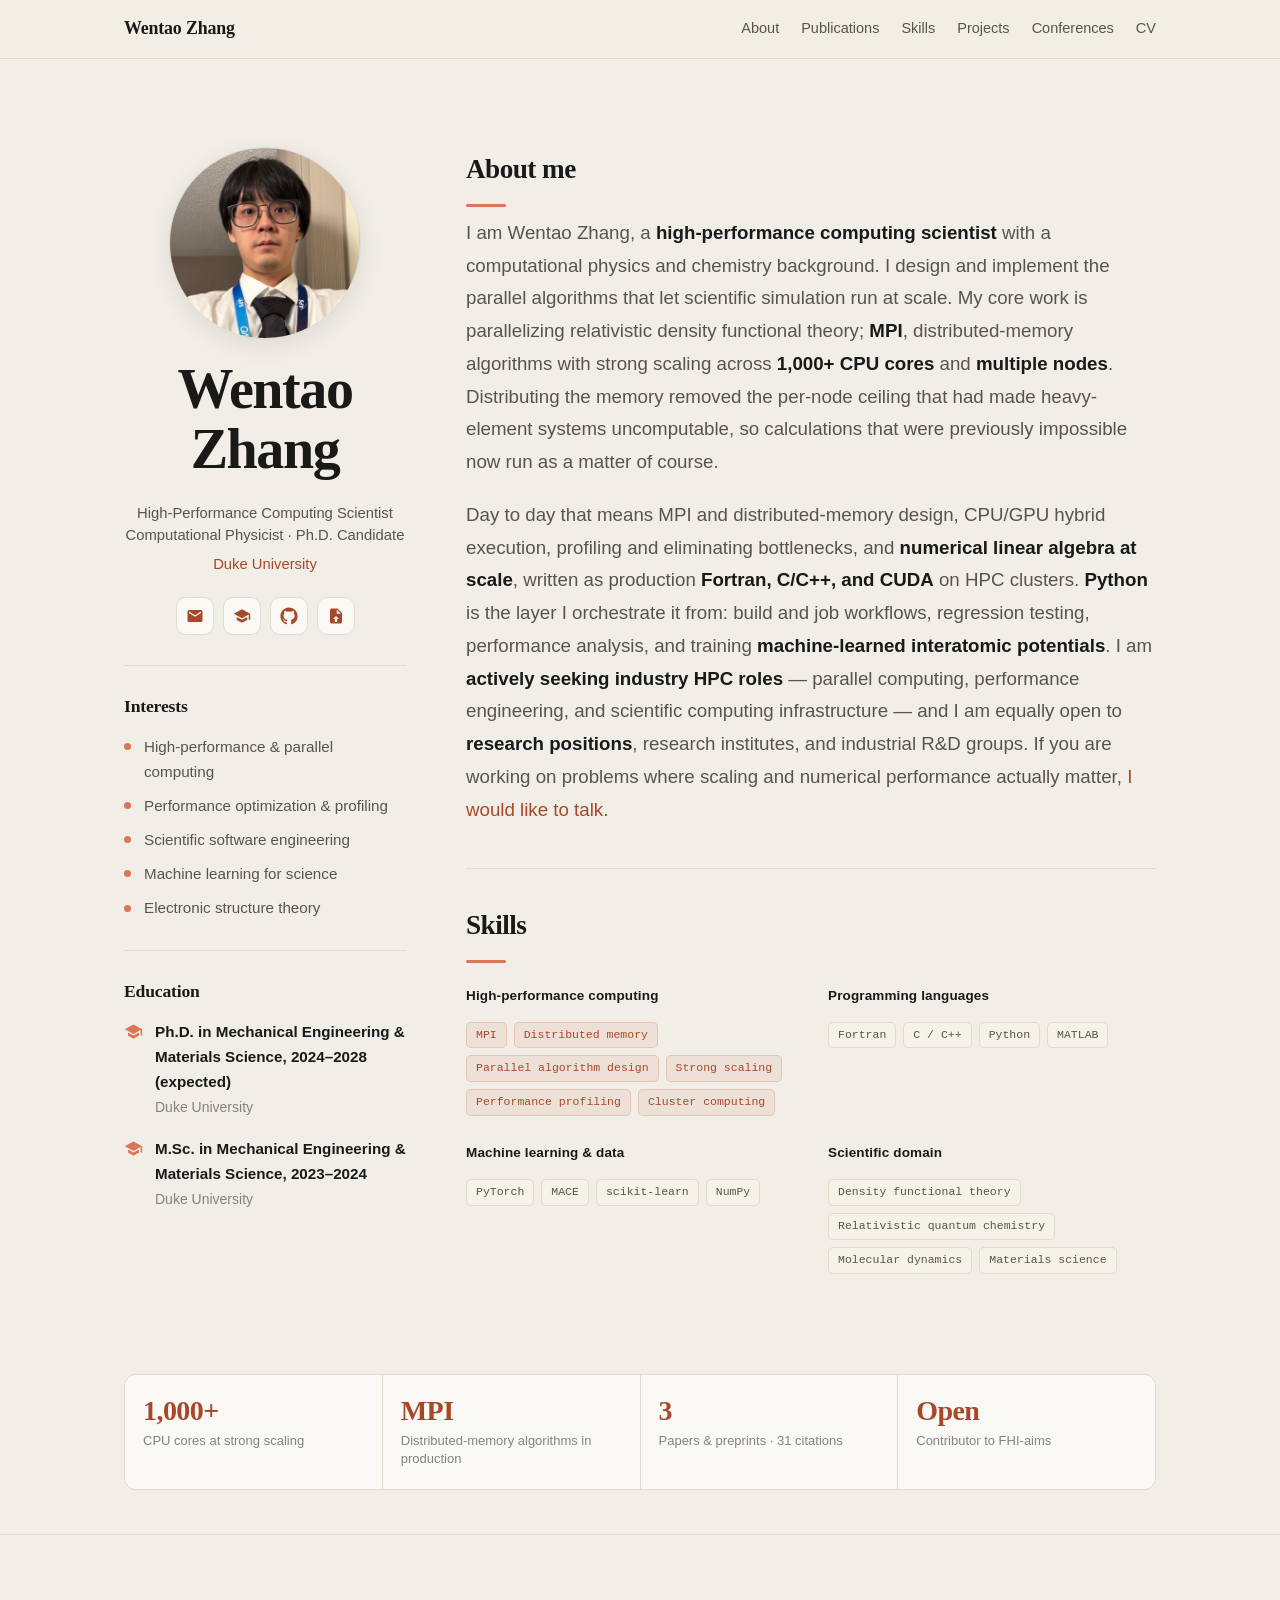
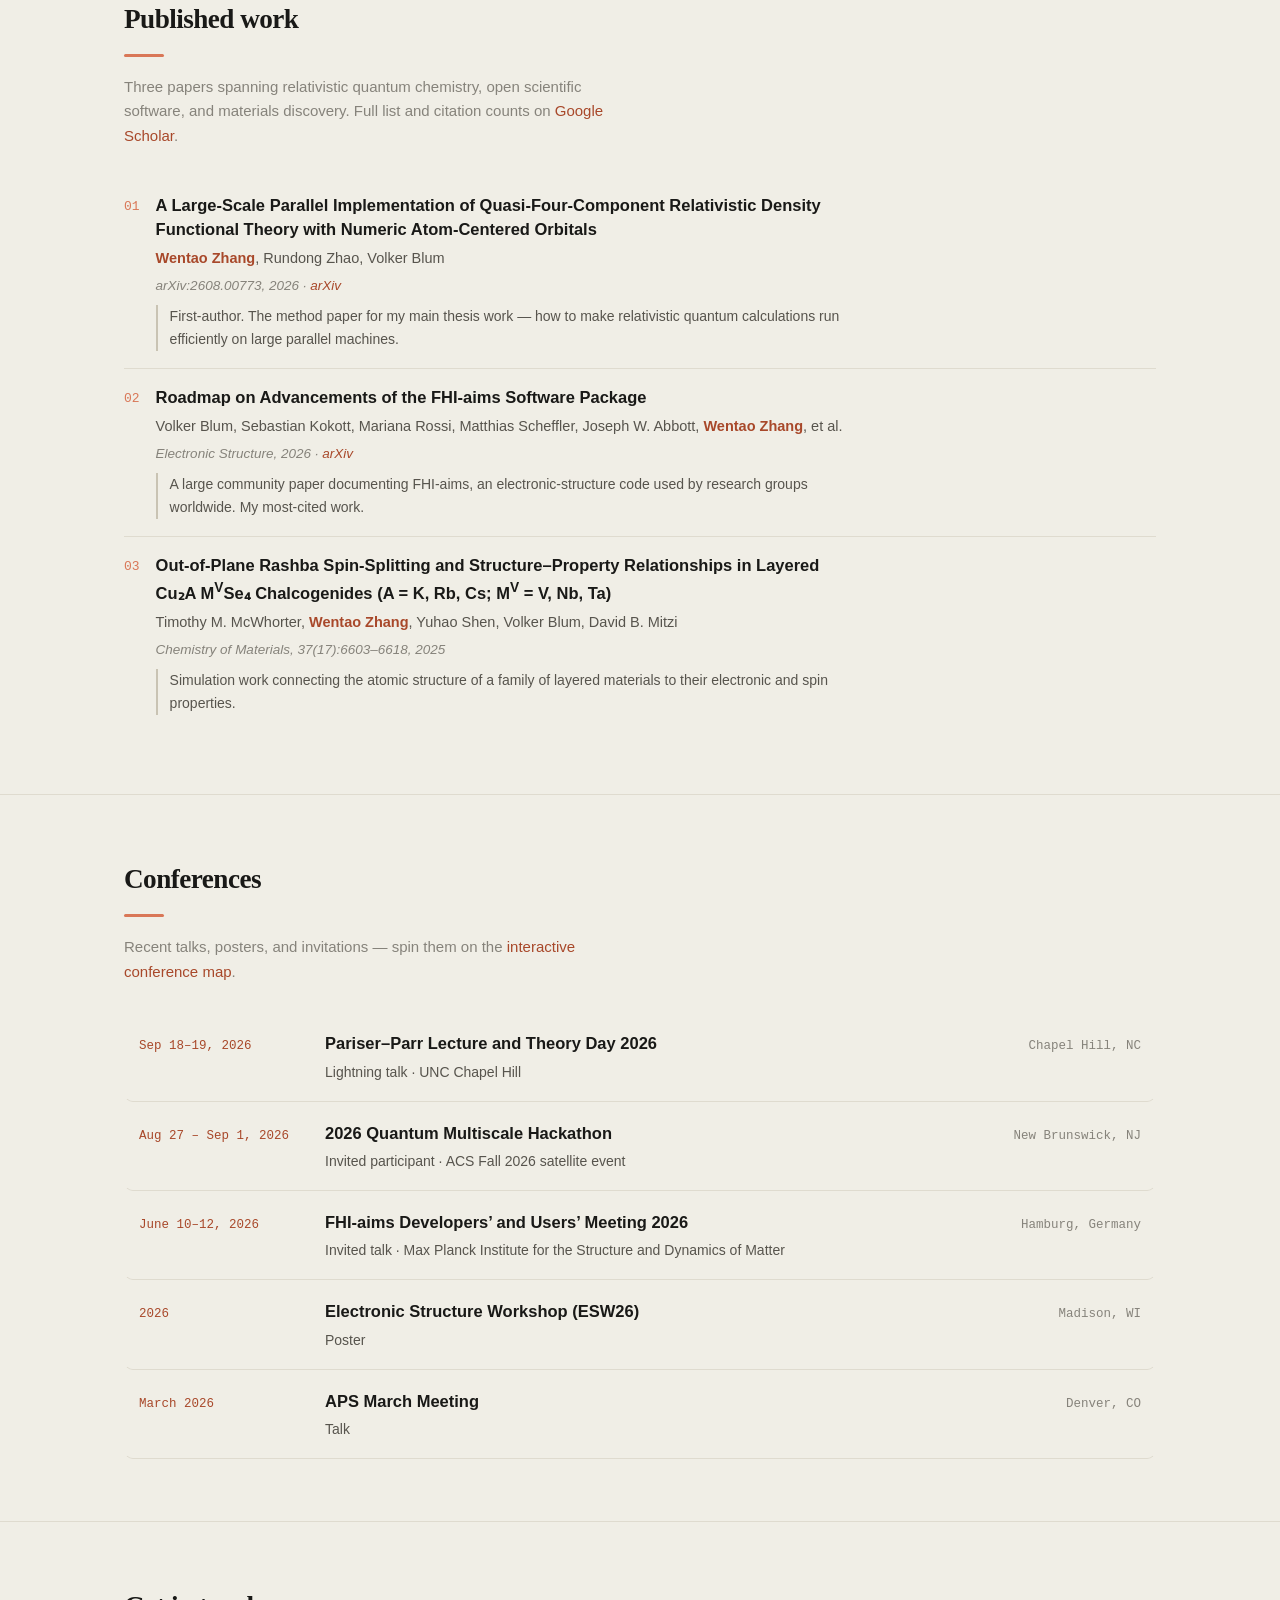
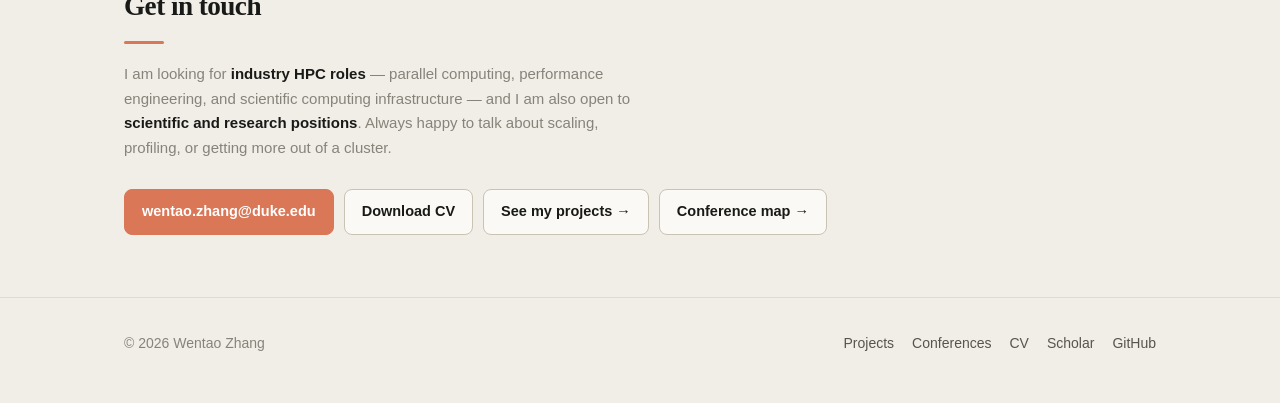
<file: index.html>
<!DOCTYPE html>
<html lang="en">
<head>
<meta charset="utf-8">
<meta name="viewport" content="width=device-width, initial-scale=1">
<title>Wentao Zhang — High-Performance Computing Engineer</title>
<meta name="description" content="Wentao Zhang — HPC engineer and computational physicist at Duke University. MPI parallel algorithms scaling to 1,000+ cores, distributed-memory design, performance optimization, and open-source scientific software. Open to industry HPC and scientific research roles.">

<meta property="og:title" content="Wentao Zhang — High-Performance Computing Engineer">
<meta property="og:description" content="MPI parallel algorithms at 1,000+ core scale, distributed-memory design, and performance optimization in open-source scientific software.">
<meta property="og:type" content="website">
<meta property="og:url" content="https://code1peter.github.io/wentaozhang.github.io/">
<meta property="og:image" content="https://code1peter.github.io/wentaozhang.github.io/assets/profile.jpg">
<meta name="twitter:card" content="summary">

<!-- Canonical URL. If you rename the repo, update this here and in
     projects.html, conferences.html, sitemap.xml and robots.txt. -->
<link rel="canonical" href="https://code1peter.github.io/wentaozhang.github.io/">

<!-- Structured data: tells Google that this page, the Google Scholar
     profile, and the GitHub account are all the same person. This is what
     links your site to your Scholar identity in search results. -->
<script type="application/ld+json">
{
  "@context": "https://schema.org",
  "@type": "Person",
  "name": "Wentao Zhang",
  "givenName": "Wentao",
  "familyName": "Zhang",
  "url": "https://code1peter.github.io/wentaozhang.github.io/",
  "image": "https://code1peter.github.io/wentaozhang.github.io/assets/profile.jpg",
  "email": "mailto:wentao.zhang@duke.edu",
  "jobTitle": "High-Performance Computing Scientist",
  "description": "Computational physicist and HPC engineer working on relativistic density functional theory, MPI parallel algorithms, and machine-learned interatomic potentials.",
  "affiliation": {
    "@type": "CollegeOrUniversity",
    "name": "Duke University",
    "url": "https://duke.edu"
  },
  "alumniOf": {
    "@type": "CollegeOrUniversity",
    "name": "Duke University",
    "url": "https://duke.edu"
  },
  "knowsAbout": [
    "High-performance computing",
    "Parallel computing",
    "MPI",
    "Density functional theory",
    "Relativistic quantum chemistry",
    "Machine-learned interatomic potentials",
    "Scientific software engineering"
  ],
  "sameAs": [
    "https://scholar.google.com/citations?user=hNyun7AAAAAJ&hl=en",
    "https://github.com/code1peter"
  ]
}
</script>

<link rel="stylesheet" href="css/style.css">
<link rel="icon" href="data:image/svg+xml,<svg xmlns='http://www.w3.org/2000/svg' viewBox='0 0 100 100'><text y='.9em' font-size='90'>⚛️</text></svg>">
</head>
<body>

<nav class="nav">
  <div class="nav-inner">
    <a href="index.html" class="nav-brand">Wentao Zhang</a>
    <a href="#about" class="nav-link">About</a>
    <a href="#publications" class="nav-link">Publications</a>
    <a href="#skills" class="nav-link">Skills</a>
    <a href="projects.html" class="nav-link">Projects</a>
    <a href="conferences.html" class="nav-link">Conferences</a>
    <a href="assets/Wentao_Zhang_CV.pdf" class="nav-link">CV</a>
  </div>
</nav>

<main>

  <!-- ============ PROFILE + ABOUT ============ -->
  <header class="hero" id="about" style="padding-bottom:56px;">
    <div class="wrap">
      <div class="profile">

        <!-- ---------- left: photo + identity ---------- -->
        <aside class="profile-side">
          <!-- Drop your photo in as assets/profile.jpg — a square image works
               best, ~600×600 or larger. It swaps in automatically; until then
               the monogram below is shown. -->
          <div class="avatar-wrap" id="avatar">
            <div class="avatar-fallback">WZ</div>
          </div>

          <h1 class="profile-name">Wentao Zhang</h1>
          <p class="profile-role">
            High-Performance Computing Scientist<br>
            Computational Physicist · Ph.D. Candidate
          </p>
          <p class="profile-org"><a href="https://duke.edu">Duke University</a></p>

          <div class="social">
            <a href="mailto:wentao.zhang@duke.edu" title="Email" aria-label="Email">
              <svg viewBox="0 0 24 24" aria-hidden="true"><path d="M20 4H4a2 2 0 0 0-2 2v12a2 2 0 0 0 2 2h16a2 2 0 0 0 2-2V6a2 2 0 0 0-2-2zm0 4-8 5-8-5V6l8 5 8-5v2z"/></svg>
            </a>
            <a href="https://scholar.google.com/citations?user=hNyun7AAAAAJ&amp;hl=en" title="Google Scholar" aria-label="Google Scholar">
              <svg viewBox="0 0 24 24" aria-hidden="true"><path d="M12 3 1 9l11 6 9-4.91V17h2V9L12 3zM5 13.18v4L12 21l7-3.82v-4L12 17l-7-3.82z"/></svg>
            </a>
            <!-- TODO: replace with your real GitHub URL -->
            <a href="https://github.com/code1peter" title="GitHub" aria-label="GitHub">
              <svg viewBox="0 0 24 24" aria-hidden="true"><path d="M12 .5C5.73.5.5 5.73.5 12a11.5 11.5 0 0 0 7.86 10.92c.58.1.79-.25.79-.56v-2c-3.2.7-3.88-1.54-3.88-1.54-.53-1.34-1.29-1.7-1.29-1.7-1.05-.72.08-.7.08-.7 1.16.08 1.77 1.19 1.77 1.19 1.03 1.77 2.7 1.26 3.36.96.1-.75.4-1.26.73-1.55-2.55-.29-5.23-1.28-5.23-5.69 0-1.26.45-2.29 1.19-3.1-.12-.29-.52-1.46.11-3.05 0 0 .97-.31 3.18 1.18a11 11 0 0 1 5.79 0c2.2-1.49 3.17-1.18 3.17-1.18.63 1.59.23 2.76.11 3.05.74.81 1.19 1.84 1.19 3.1 0 4.42-2.69 5.4-5.25 5.68.41.36.78 1.06.78 2.14v3.17c0 .31.21.67.8.56A11.5 11.5 0 0 0 23.5 12C23.5 5.73 18.27.5 12 .5z"/></svg>
            </a>
            <!-- LinkedIn: paste your real profile URL into the href below, then
                 delete the two comment markers around this block to switch it on.
                 It looks like https://www.linkedin.com/in/your-slug
            <a href="PASTE-YOUR-LINKEDIN-URL" title="LinkedIn" aria-label="LinkedIn">
              <svg viewBox="0 0 24 24" aria-hidden="true"><path d="M4.98 3.5a2.5 2.5 0 1 1 0 5 2.5 2.5 0 0 1 0-5zM3 9h4v12H3V9zm7 0h3.8v1.64h.05a4.17 4.17 0 0 1 3.75-2.06c4.01 0 4.75 2.64 4.75 6.07V21h-4v-5.5c0-1.31-.02-3-1.83-3-1.83 0-2.11 1.43-2.11 2.9V21h-4V9z"/></svg>
            </a>
            -->
            <a href="assets/Wentao_Zhang_CV.pdf" title="Download CV" aria-label="Download CV">
              <svg viewBox="0 0 24 24" aria-hidden="true"><path d="M14 2H6a2 2 0 0 0-2 2v16a2 2 0 0 0 2 2h12a2 2 0 0 0 2-2V8l-6-6zm-1 7V3.5L18.5 9H13zM12 12l4 4h-2.5v4h-3v-4H8l4-4z"/></svg>
            </a>
          </div>

          <div class="side-block">
            <h3>Interests</h3>
            <ul class="interest-list">
              <li>High-performance &amp; parallel computing</li>
              <li>Performance optimization &amp; profiling</li>
              <li>Scientific software engineering</li>
              <li>Machine learning for science</li>
              <li>Electronic structure theory</li>
            </ul>
          </div>

          <div class="side-block">
            <h3>Education</h3>

            <div class="edu-item">
              <svg viewBox="0 0 24 24" aria-hidden="true"><path d="M12 3 1 9l11 6 9-4.91V17h2V9L12 3zM5 13.18v4L12 21l7-3.82v-4L12 17l-7-3.82z"/></svg>
              <div>
                <p class="edu-item-degree">
                  Ph.D. in Mechanical Engineering &amp; Materials Science, 2024–2028 (expected)
                </p>
                <p class="edu-item-school">Duke University</p>
              </div>
            </div>

            <div class="edu-item">
              <svg viewBox="0 0 24 24" aria-hidden="true"><path d="M12 3 1 9l11 6 9-4.91V17h2V9L12 3zM5 13.18v4L12 21l7-3.82v-4L12 17l-7-3.82z"/></svg>
              <div>
                <p class="edu-item-degree">
                  M.Sc. in Mechanical Engineering &amp; Materials Science, 2023–2024
                </p>
                <p class="edu-item-school">Duke University</p>
              </div>
            </div>
          </div>
        </aside>

        <!-- ---------- right: about me ---------- -->
        <div class="profile-main">
          <h2 class="sec">About me</h2>

	  <p class="about-lead">
	    I am Wentao Zhang, a <strong>high-performance computing scientist</strong> with a
	    computational physics and chemistry background. I design and implement the parallel
	    algorithms that let scientific simulation run at scale. My core work is parallelizing relativistic density functional theory; <strong>MPI</strong>, distributed-memory algorithms with strong scaling across
	    <strong>1,000+ CPU cores</strong> and <strong>multiple nodes</strong>.
	    Distributing the memory removed the per-node ceiling that had made heavy-element systems uncomputable, so
	    calculations that were previously impossible now run as a matter of course.
	  </p>

	  <p class="about-lead">
	    Day to day that means MPI and distributed-memory design, CPU/GPU
	    hybrid execution, profiling and eliminating bottlenecks, and
	    <strong>numerical linear algebra at scale</strong>, written as production
	    <strong>Fortran, C/C++, and CUDA</strong> on HPC clusters. <strong>Python</strong>
	    is the layer I orchestrate it from: build and job workflows, regression testing,
	    performance analysis, and training
	    <strong>machine-learned interatomic potentials</strong>. I am
	    <strong>actively seeking industry HPC roles</strong> — parallel computing,
	    performance engineering, and scientific computing infrastructure — and I am equally
	    open to <strong>research positions</strong>, research institutes,
	    and industrial R&amp;D groups. If you are working on problems where scaling and
	    numerical performance actually matter,
	    <a href="mailto:wentao.zhang@duke.edu">I would like to talk</a>.
	  </p> 

          <!-- ---------- skills, right column under About ---------- -->
          <div class="skills-block" id="skills">
            <h2 class="sec">Skills</h2>

            <div class="skills-grid">
              <div>
                <h3>High-performance computing</h3>
                <div class="tags">
                  <span class="tag">MPI</span>
                  <span class="tag">Distributed memory</span>
                  <span class="tag">Parallel algorithm design</span>
                  <span class="tag">Strong scaling</span>
                  <span class="tag">Performance profiling</span>
                  <span class="tag">Cluster computing</span>
                </div>
              </div>

              <div>
                <h3>Programming languages</h3>
                <div class="tags">
                  <span class="tag-plain tag">Fortran</span>
                  <span class="tag-plain tag">C / C++</span>
                  <span class="tag-plain tag">Python</span>
                  <span class="tag-plain tag">MATLAB</span>
                </div>
              </div>

              <div>
                <h3>Machine learning &amp; data</h3>
                <div class="tags">
                  <span class="tag-plain tag">PyTorch</span>
                  <span class="tag-plain tag">MACE</span>
                  <span class="tag-plain tag">scikit-learn</span>
                  <span class="tag-plain tag">NumPy</span>
                </div>
              </div>

              <div>
                <h3>Scientific domain</h3>
                <div class="tags">
                  <span class="tag-plain tag">Density functional theory</span>
                  <span class="tag-plain tag">Relativistic quantum chemistry</span>
                  <span class="tag-plain tag">Molecular dynamics</span>
                  <span class="tag-plain tag">Materials science</span>
                </div>
              </div>
            </div>
          </div>

        </div>
      </div>
    </div>
  </header>

  <!-- ============ AT A GLANCE ============ -->
  <section id="glance" style="padding:44px 0;">
    <div class="wrap">
      <div class="metrics" style="margin-top:0;">
        <div class="metric">
          <div class="metric-num">1,000+</div>
          <div class="metric-label">CPU cores at strong scaling</div>
        </div>
        <div class="metric">
          <div class="metric-num">MPI</div>
          <div class="metric-label">Distributed-memory algorithms in production</div>
        </div>
        <div class="metric">
          <div class="metric-num">3</div>
          <div class="metric-label">Papers &amp; preprints · 31 citations</div>
        </div>
        <div class="metric">
          <div class="metric-num">Open</div>
          <div class="metric-label">Contributor to FHI-aims</div>
        </div>
      </div>
    </div>
  </section>

  <!-- ============ PUBLICATIONS ============ -->
  <section id="publications">
    <div class="wrap">
      <h2 class="sec">Published work</h2>
      <p class="sec-note">
        Three papers spanning relativistic quantum chemistry, open scientific software,
        and materials discovery. Full list and citation counts on
        <a href="https://scholar.google.com/citations?user=hNyun7AAAAAJ&amp;hl=en">Google Scholar</a>.
      </p>

      <div class="pub">
        <div class="pub-idx">01</div>
        <div>
          <p class="pub-title">
            A Large-Scale Parallel Implementation of Quasi-Four-Component Relativistic
            Density Functional Theory with Numeric Atom-Centered Orbitals
          </p>
          <p class="pub-authors">
            <span class="me">Wentao Zhang</span>, Rundong Zhao, Volker Blum
          </p>
          <p class="pub-venue">
            arXiv:2608.00773, 2026 ·
            <a href="https://arxiv.org/abs/2608.00773">arXiv</a>
          </p>
          <p class="pub-plain">
            First-author. The method paper for my main thesis work — how to make
            relativistic quantum calculations run efficiently on large parallel machines.
          </p>
        </div>
      </div>

      <div class="pub">
        <div class="pub-idx">02</div>
        <div>
          <p class="pub-title">
            Roadmap on Advancements of the FHI-aims Software Package
          </p>
          <p class="pub-authors">
            Volker Blum, Sebastian Kokott, Mariana Rossi, Matthias Scheffler,
            Joseph W. Abbott, <span class="me">Wentao Zhang</span>, et al.
          </p>
          <p class="pub-venue">
            Electronic Structure, 2026 ·
            <a href="https://arxiv.org/abs/2505.00125">arXiv</a>
          </p>
          <p class="pub-plain">
            A large community paper documenting FHI-aims, an electronic-structure code
            used by research groups worldwide. My most-cited work.
          </p>
        </div>
      </div>

      <div class="pub">
        <div class="pub-idx">03</div>
        <div>
          <p class="pub-title">
            Out-of-Plane Rashba Spin-Splitting and Structure–Property Relationships in
            Layered Cu₂A M<sup>V</sup>Se₄ Chalcogenides (A = K, Rb, Cs; M<sup>V</sup> = V, Nb, Ta)
          </p>
          <p class="pub-authors">
            Timothy M. McWhorter, <span class="me">Wentao Zhang</span>, Yuhao Shen,
            Volker Blum, David B. Mitzi
          </p>
          <p class="pub-venue">Chemistry of Materials, 37(17):6603–6618, 2025</p>
          <p class="pub-plain">
            Simulation work connecting the atomic structure of a family of layered
            materials to their electronic and spin properties.
          </p>
        </div>
      </div>
    </div>
  </section>

  <!-- ============ CONFERENCES ============ -->
  <section id="conferences">
    <div class="wrap">
      <h2 class="sec">Conferences</h2>
      <p class="sec-note">
        Recent talks, posters, and invitations &mdash; spin them on the
        <a href="conferences.html">interactive conference map</a>.
      </p>

      <!-- Kept in sync by hand with data/conferences.js, which drives the globe
           page. Adding a conference there means adding it here too. -->
      <div class="conf-list is-static" style="margin-top:0;">
        <div class="conf-row">
          <div class="conf-date"><time datetime="2026-09-18">Sep 18–19, 2026</time></div>
          <div>
            <p class="conf-name">Pariser&ndash;Parr Lecture and Theory Day 2026</p>
            <p class="conf-role">Lightning talk · UNC Chapel Hill</p>
          </div>
          <div class="conf-city">Chapel Hill, NC</div>
        </div>
        <div class="conf-row">
          <div class="conf-date"><time datetime="2026-08-27">Aug 27 – Sep 1, 2026</time></div>
          <div>
            <p class="conf-name">2026 Quantum Multiscale Hackathon</p>
            <p class="conf-role">Invited participant · ACS Fall 2026 satellite event</p>
          </div>
          <div class="conf-city">New Brunswick, NJ</div>
        </div>
        <div class="conf-row">
          <div class="conf-date"><time datetime="2026-06-10">June 10–12, 2026</time></div>
          <div>
            <p class="conf-name">FHI-aims Developers&rsquo; and Users&rsquo; Meeting 2026</p>
            <p class="conf-role">Invited talk · Max Planck Institute for the Structure and Dynamics of Matter</p>
          </div>
          <div class="conf-city">Hamburg, Germany</div>
        </div>
        <div class="conf-row">
          <div class="conf-date"><time datetime="2026">2026</time></div>
          <div>
            <p class="conf-name">Electronic Structure Workshop (ESW26)</p>
            <p class="conf-role">Poster</p>
          </div>
          <div class="conf-city">Madison, WI</div>
        </div>
        <div class="conf-row">
          <div class="conf-date"><time datetime="2026-03">March 2026</time></div>
          <div>
            <p class="conf-name">APS March Meeting</p>
            <p class="conf-role">Talk</p>
          </div>
          <div class="conf-city">Denver, CO</div>
        </div>
      </div>
    </div>
  </section>

  <!-- ============ CONTACT ============ -->
  <section id="contact">
    <div class="wrap">
      <h2 class="sec">Get in touch</h2>
      <p class="sec-note">
        I am looking for <strong>industry HPC roles</strong> — parallel computing,
        performance engineering, and scientific computing infrastructure — and I am also
        open to <strong>scientific and research positions</strong>. Always happy to talk
        about scaling, profiling, or getting more out of a cluster.
      </p>
      <div class="btn-row">
        <a href="mailto:wentao.zhang@duke.edu" class="btn btn-primary">wentao.zhang@duke.edu</a>
        <a href="assets/Wentao_Zhang_CV.pdf" class="btn">Download CV</a>
        <a href="projects.html" class="btn">See my projects →</a>
        <a href="conferences.html" class="btn">Conference map →</a>
      </div>
    </div>
  </section>

</main>

<footer>
  <div class="footer-inner">
    <div>© <span id="year">2026</span> Wentao Zhang</div>
    <div class="footer-links">
      <a href="projects.html">Projects</a>
      <a href="conferences.html">Conferences</a>
      <a href="assets/Wentao_Zhang_CV.pdf">CV</a>
      <a href="https://scholar.google.com/citations?user=hNyun7AAAAAJ&amp;hl=en">Scholar</a>
      <a href="https://github.com/code1peter">GitHub</a>
      <!-- <a href="PASTE-YOUR-LINKEDIN-URL">LinkedIn</a> -->
    </div>
  </div>
</footer>

<script>
  document.getElementById('year').textContent = new Date().getFullYear();

  // Swap the monogram for your photo as soon as assets/profile.jpg exists.
  (function () {
    var img = new Image();
    img.onload = function () {
      var wrap = document.getElementById('avatar');
      img.alt = 'Wentao Zhang';
      wrap.innerHTML = '';
      wrap.appendChild(img);
    };
    img.src = 'assets/profile.jpg';
  })();
</script>

</body>
</html>
</file>
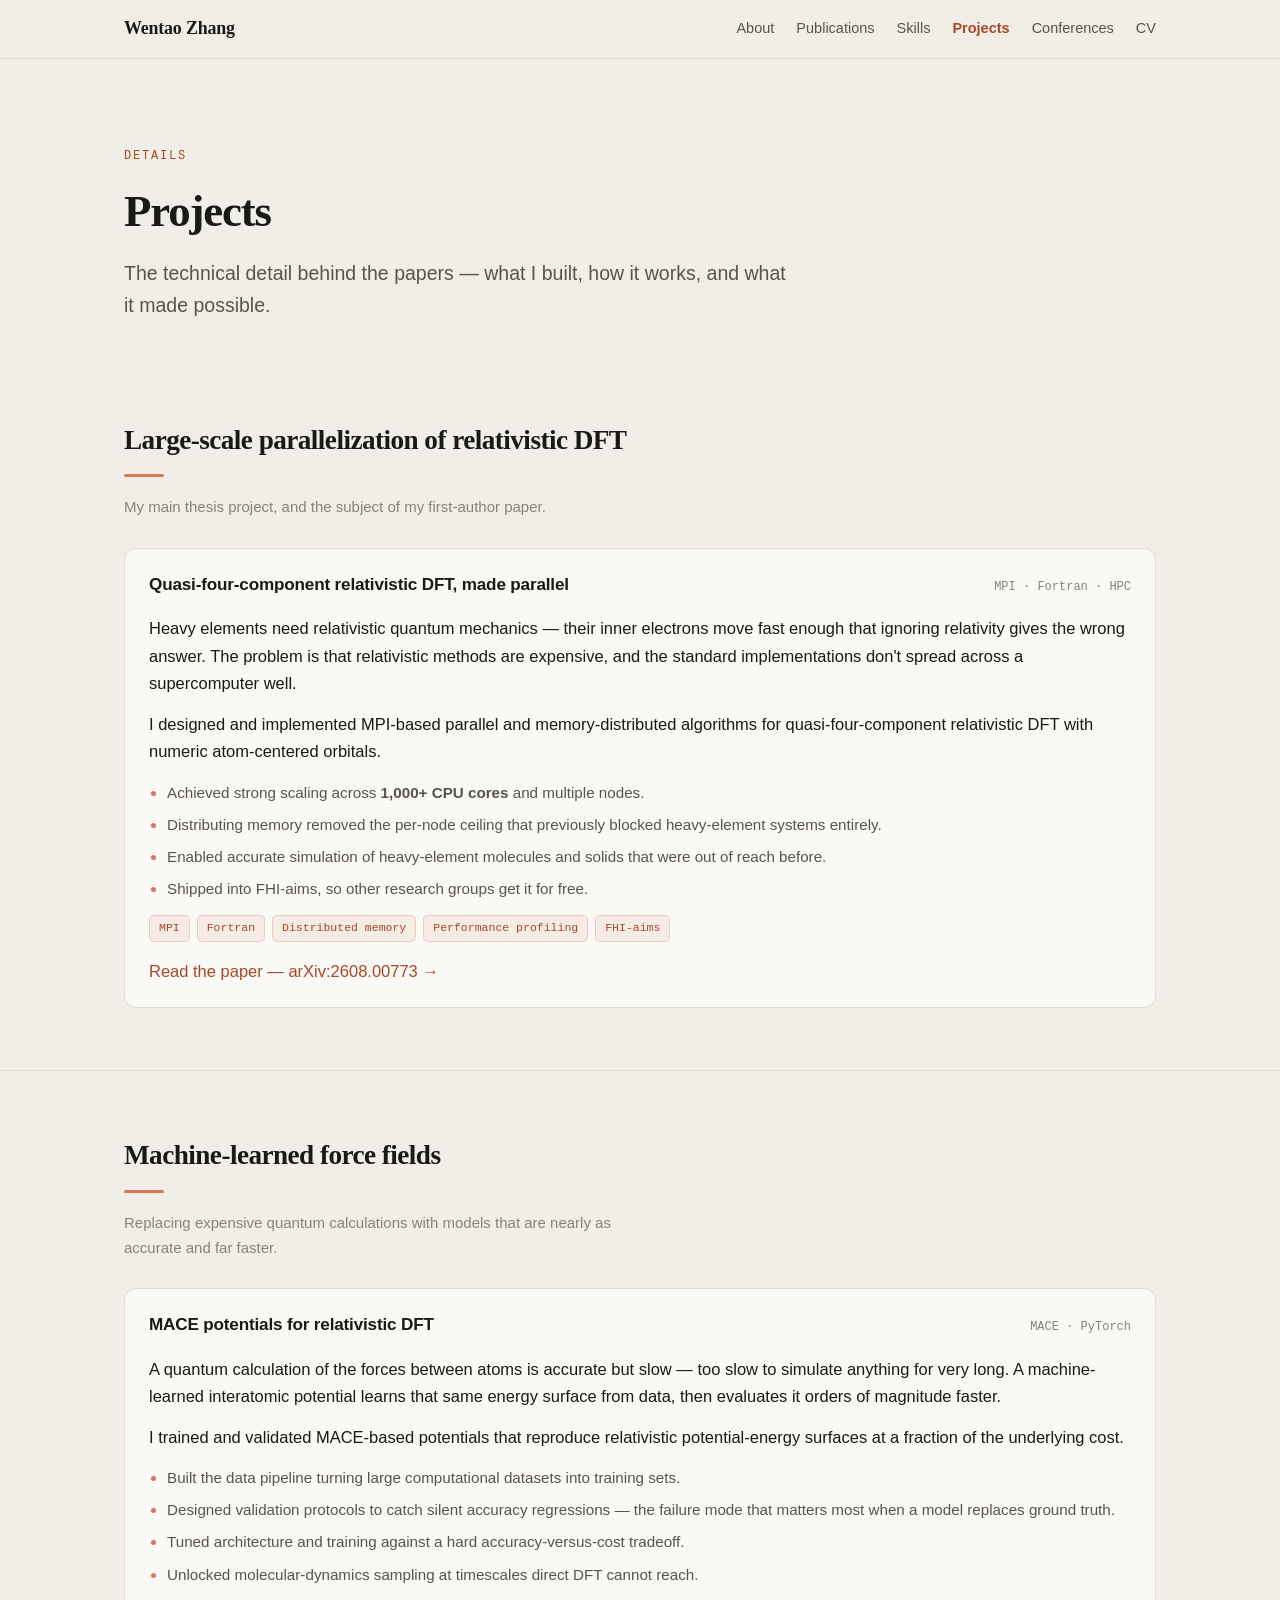
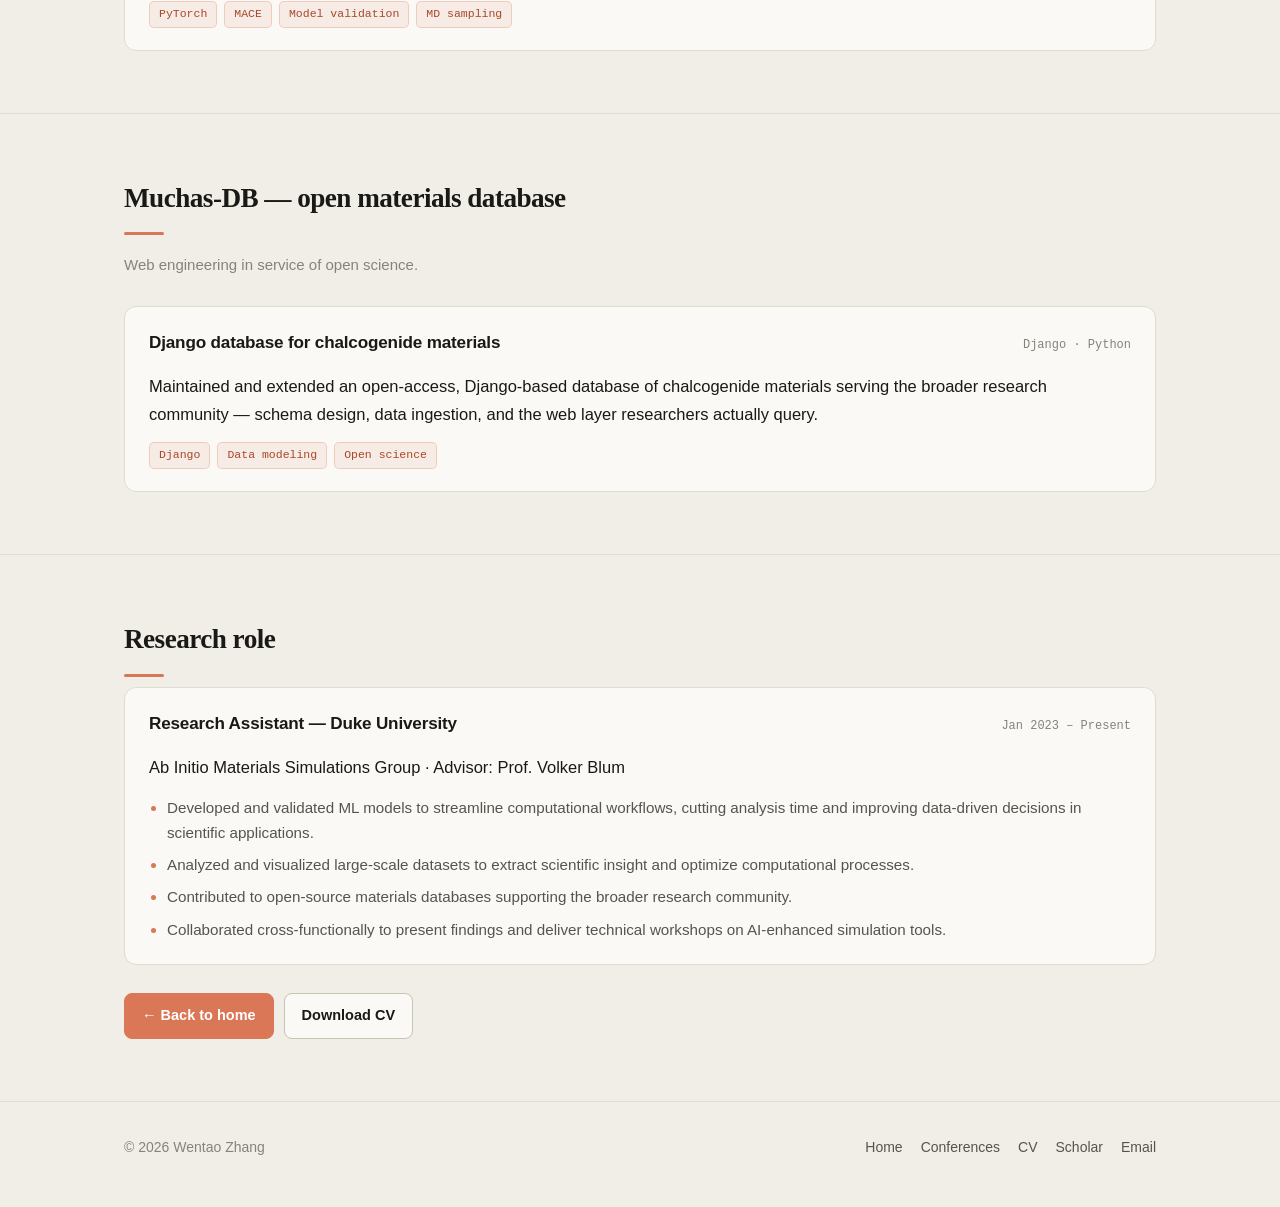
<file: projects.html>
<!DOCTYPE html>
<html lang="en">
<head>
<meta charset="utf-8">
<meta name="viewport" content="width=device-width, initial-scale=1">
<title>Projects — Wentao Zhang</title>
<meta name="description" content="Detailed research and engineering projects by Wentao Zhang: relativistic DFT parallelization, machine-learned force fields, and the Muchas-DB materials database.">

<link rel="canonical" href="https://code1peter.github.io/wentaozhang.github.io/projects.html">
<link rel="stylesheet" href="css/style.css">
<link rel="icon" href="data:image/svg+xml,<svg xmlns='http://www.w3.org/2000/svg' viewBox='0 0 100 100'><text y='.9em' font-size='90'>⚛️</text></svg>">
</head>
<body>

<nav class="nav">
  <div class="nav-inner">
    <a href="index.html" class="nav-brand">Wentao Zhang</a>
    <a href="index.html#about" class="nav-link">About</a>
    <a href="index.html#publications" class="nav-link">Publications</a>
    <a href="index.html#skills" class="nav-link">Skills</a>
    <a href="projects.html" class="nav-link is-active">Projects</a>
    <a href="conferences.html" class="nav-link">Conferences</a>
    <a href="assets/Wentao_Zhang_CV.pdf" class="nav-link">CV</a>
  </div>
</nav>

<main>

  <header class="hero" style="padding-bottom:34px;">
    <div class="wrap">
      <p class="hero-kicker">Details</p>
      <h1 style="font-size:clamp(2rem,5.4vw,2.8rem);">Projects</h1>
      <p class="hero-lede" style="margin-bottom:0;">
        The technical detail behind the papers — what I built, how it works, and what it
        made possible.
      </p>
    </div>
  </header>

  <section id="dft">
    <div class="wrap">
      <h2 class="sec">Large-scale parallelization of relativistic DFT</h2>
      <p class="sec-note">
        My main thesis project, and the subject of my first-author paper.
      </p>

      <div class="card">
        <div class="card-head">
          <h3>Quasi-four-component relativistic DFT, made parallel</h3>
          <span class="card-meta">MPI · Fortran · HPC</span>
        </div>
        <p>
          Heavy elements need relativistic quantum mechanics — their inner electrons move
          fast enough that ignoring relativity gives the wrong answer. The problem is that
          relativistic methods are expensive, and the standard implementations don't
          spread across a supercomputer well.
        </p>
        <p>
          I designed and implemented MPI-based parallel and memory-distributed algorithms
          for quasi-four-component relativistic DFT with numeric atom-centered orbitals.
        </p>
        <ul>
          <li>Achieved strong scaling across <strong>1,000+ CPU cores</strong> and multiple nodes.</li>
          <li>Distributing memory removed the per-node ceiling that previously blocked heavy-element systems entirely.</li>
          <li>Enabled accurate simulation of heavy-element molecules and solids that were out of reach before.</li>
          <li>Shipped into FHI-aims, so other research groups get it for free.</li>
        </ul>
        <div class="tags">
          <span class="tag">MPI</span>
          <span class="tag">Fortran</span>
          <span class="tag">Distributed memory</span>
          <span class="tag">Performance profiling</span>
          <span class="tag">FHI-aims</span>
        </div>
        <p style="margin-top:16px;">
          <a href="https://arxiv.org/abs/2608.00773">Read the paper — arXiv:2608.00773 →</a>
        </p>
      </div>
    </div>
  </section>

  <section id="mlff">
    <div class="wrap">
      <h2 class="sec">Machine-learned force fields</h2>
      <p class="sec-note">
        Replacing expensive quantum calculations with models that are nearly as accurate
        and far faster.
      </p>

      <div class="card">
        <div class="card-head">
          <h3>MACE potentials for relativistic DFT</h3>
          <span class="card-meta">MACE · PyTorch</span>
        </div>
        <p>
          A quantum calculation of the forces between atoms is accurate but slow — too
          slow to simulate anything for very long. A machine-learned interatomic potential
          learns that same energy surface from data, then evaluates it orders of magnitude
          faster.
        </p>
        <p>
          I trained and validated MACE-based potentials that reproduce relativistic
          potential-energy surfaces at a fraction of the underlying cost.
        </p>
        <ul>
          <li>Built the data pipeline turning large computational datasets into training sets.</li>
          <li>Designed validation protocols to catch silent accuracy regressions — the failure mode that matters most when a model replaces ground truth.</li>
          <li>Tuned architecture and training against a hard accuracy-versus-cost tradeoff.</li>
          <li>Unlocked molecular-dynamics sampling at timescales direct DFT cannot reach.</li>
        </ul>
        <div class="tags">
          <span class="tag">PyTorch</span>
          <span class="tag">MACE</span>
          <span class="tag">Model validation</span>
          <span class="tag">MD sampling</span>
        </div>
      </div>
    </div>
  </section>

  <section id="muchasdb">
    <div class="wrap">
      <h2 class="sec">Muchas-DB — open materials database</h2>
      <p class="sec-note">
        Web engineering in service of open science.
      </p>

      <div class="card">
        <div class="card-head">
          <h3>Django database for chalcogenide materials</h3>
          <span class="card-meta">Django · Python</span>
        </div>
        <p>
          Maintained and extended an open-access, Django-based database of chalcogenide
          materials serving the broader research community — schema design, data ingestion,
          and the web layer researchers actually query.
        </p>
        <div class="tags">
          <span class="tag">Django</span>
          <span class="tag">Data modeling</span>
          <span class="tag">Open science</span>
        </div>
      </div>
    </div>
  </section>

  <section id="role">
    <div class="wrap">
      <h2 class="sec">Research role</h2>

      <div class="card">
        <div class="card-head">
          <h3>Research Assistant — Duke University</h3>
          <span class="card-meta">Jan 2023 – Present</span>
        </div>
        <p>Ab Initio Materials Simulations Group · Advisor: Prof. Volker Blum</p>
        <ul>
          <li>Developed and validated ML models to streamline computational workflows, cutting analysis time and improving data-driven decisions in scientific applications.</li>
          <li>Analyzed and visualized large-scale datasets to extract scientific insight and optimize computational processes.</li>
          <li>Contributed to open-source materials databases supporting the broader research community.</li>
          <li>Collaborated cross-functionally to present findings and deliver technical workshops on AI-enhanced simulation tools.</li>
        </ul>
      </div>

      <div class="btn-row" style="margin-top:28px;">
        <a href="index.html" class="btn btn-primary">← Back to home</a>
        <a href="assets/Wentao_Zhang_CV.pdf" class="btn">Download CV</a>
      </div>
    </div>
  </section>

</main>

<footer>
  <div class="footer-inner">
    <div>© <span id="year">2026</span> Wentao Zhang</div>
    <div class="footer-links">
      <a href="index.html">Home</a>
      <a href="conferences.html">Conferences</a>
      <a href="assets/Wentao_Zhang_CV.pdf">CV</a>
      <a href="https://scholar.google.com/citations?user=hNyun7AAAAAJ&amp;hl=en">Scholar</a>
      <a href="mailto:wentao.zhang@duke.edu">Email</a>
    </div>
  </div>
</footer>

<script>
  document.getElementById('year').textContent = new Date().getFullYear();
</script>

</body>
</html>
</file>
<file: css/style.css>
/* ============================================================
   Wentao Zhang — personal site
   Claude-style light theme: warm bone canvas, clay accent.
   Single stylesheet. No build step, no framework.
   ============================================================ */

:root {
  /* warm neutrals */
  --bg:        #F0EEE6;
  --surface:   #FAF9F5;
  --surface-2: #F5F2EA;
  --border:    #DFDBCF;
  --border-hi: #C9C3B3;

  /* ink */
  --text:      #191917;
  --text-mid:  #57544D;
  --text-dim:  #86837B;

  /* clay accent */
  --accent:      #D97757;  /* fills, pins, decoration */
  --accent-text: #A8482A;  /* links & small text — passes AA on bone */
  --accent-deep: #8F3C22;
  --accent-wash: rgba(217, 119, 87, 0.10);
  --accent-line: rgba(217, 119, 87, 0.28);

  --serif: ui-serif, Georgia, Cambria, "Times New Roman", serif;
  --mono: ui-monospace, SFMono-Regular, "SF Mono", Menlo, Consolas, monospace;
  --sans: -apple-system, BlinkMacSystemFont, "Segoe UI", Inter, Roboto,
          "Helvetica Neue", Arial, sans-serif;

  --maxw: 1080px;
  --radius: 12px;
}

*, *::before, *::after { box-sizing: border-box; }

html { scroll-behavior: smooth; }

body {
  margin: 0;
  background: var(--bg);
  color: var(--text);
  font-family: var(--sans);
  font-size: 16.5px;
  line-height: 1.65;
  -webkit-font-smoothing: antialiased;
  text-rendering: optimizeLegibility;
}

@media (prefers-reduced-motion: reduce) {
  html { scroll-behavior: auto; }
  *, *::before, *::after {
    animation-duration: 0.01ms !important;
    transition-duration: 0.01ms !important;
  }
}

a { color: var(--accent-text); text-decoration: none; }
a:hover { color: var(--accent-deep); text-decoration: underline; text-underline-offset: 3px; }

::selection { background: var(--accent-wash); color: var(--text); }

code {
  font-family: var(--mono);
  font-size: 0.88em;
  background: var(--surface-2);
  border: 1px solid var(--border);
  border-radius: 4px;
  padding: 1px 5px;
}

/* ---------- layout ---------- */

.wrap { max-width: var(--maxw); margin: 0 auto; padding: 0 24px; }

section { padding: 62px 0; border-top: 1px solid var(--border); }
section:first-of-type { border-top: none; }

/* ---------- nav ---------- */

.nav {
  position: sticky;
  top: 0;
  z-index: 50;
  background: rgba(240, 238, 230, 0.85);
  backdrop-filter: saturate(180%) blur(12px);
  -webkit-backdrop-filter: saturate(180%) blur(12px);
  border-bottom: 1px solid var(--border);
}
.nav-inner {
  max-width: var(--maxw);
  margin: 0 auto;
  padding: 0 24px;
  height: 58px;
  display: flex;
  align-items: center;
  gap: 22px;
}
.nav-brand {
  font-family: var(--serif);
  font-size: 1.12rem;
  font-weight: 600;
  color: var(--text);
  letter-spacing: -0.01em;
  margin-right: auto;
}
.nav-brand:hover { text-decoration: none; color: var(--accent-text); }
.nav a.nav-link { color: var(--text-mid); font-size: 14.5px; white-space: nowrap; }
.nav a.nav-link:hover { color: var(--text); text-decoration: none; }
.nav a.nav-link.is-active { color: var(--accent-text); font-weight: 550; }

@media (max-width: 620px) {
  .nav-inner { gap: 14px; overflow-x: auto; }
  .nav a.nav-link { font-size: 13.5px; }
}

/* ---------- hero ---------- */

.hero { padding: 88px 0 66px; }

.hero-kicker {
  font-family: var(--mono);
  font-size: 12px;
  letter-spacing: 0.15em;
  text-transform: uppercase;
  color: var(--accent-text);
  margin: 0 0 20px;
}

.hero h1 {
  font-family: var(--serif);
  font-size: clamp(2.4rem, 6.6vw, 3.5rem);
  line-height: 1.08;
  letter-spacing: -0.025em;
  font-weight: 600;
  margin: 0 0 22px;
}

.hero-lede {
  font-size: clamp(1.05rem, 2.4vw, 1.22rem);
  color: var(--text-mid);
  max-width: 62ch;
  margin: 0 0 14px;
}
.hero-lede strong { color: var(--text); font-weight: 600; }

.hero-sub {
  color: var(--text-dim);
  font-size: 15px;
  max-width: 62ch;
  margin: 0 0 32px;
}

/* ---------- buttons ---------- */

.btn-row { display: flex; flex-wrap: wrap; gap: 10px; }

.btn {
  display: inline-flex;
  align-items: center;
  gap: 8px;
  padding: 10px 17px;
  border-radius: 8px;
  border: 1px solid var(--border-hi);
  background: var(--surface);
  color: var(--text);
  font-size: 14.5px;
  font-weight: 550;
  transition: border-color .15s ease, background .15s ease, transform .15s ease;
}
.btn:hover {
  text-decoration: none;
  color: var(--text);
  border-color: var(--accent);
  background: #fff;
  transform: translateY(-1px);
}
.btn-primary {
  background: var(--accent);
  border-color: var(--accent);
  color: #fff;
  font-weight: 600;
}
.btn-primary:hover { background: var(--accent-deep); border-color: var(--accent-deep); color: #fff; }

/* ---------- headings ---------- */

/* Section headings: plain readable words, not tiny mono labels,
   with a short clay rule so sections are easy to find when scanning. */
h2.sec {
  font-family: var(--serif);
  font-size: clamp(1.45rem, 3.2vw, 1.7rem);
  font-weight: 600;
  letter-spacing: -0.02em;
  color: var(--text);
  margin: 0 0 10px;
}
h2.sec::after {
  content: "";
  display: block;
  width: 40px;
  height: 3px;
  background: var(--accent);
  border-radius: 2px;
  margin-top: 12px;
}

/* One-line explanation under a section heading. */
.sec-note {
  color: var(--text-dim);
  font-size: 15px;
  max-width: 62ch;
  margin: 18px 0 28px;
}

/* ============================================================
   Profile header — photo sidebar + About me
   ============================================================ */

.profile {
  display: grid;
  grid-template-columns: 282px 1fr;
  gap: 60px;
  align-items: start;
}

/* Left rail: identity up top (centred), then the quick facts (left-aligned).
   Not sticky — with Interests + Education it can outgrow a short viewport. */
.profile-side { text-align: center; }

.side-block {
  text-align: left;
  margin-top: 30px;
  padding-top: 26px;
  border-top: 1px solid var(--border);
}
.side-block h3 {
  font-family: var(--serif);
  font-size: 1.1rem;
  font-weight: 600;
  margin: 0 0 13px;
}

.avatar-wrap {
  width: 192px;
  height: 192px;
  margin: 0 auto 20px;
  border-radius: 50%;
  overflow: hidden;
  background: var(--surface-2);
  border: 1px solid var(--border);
  box-shadow: 0 6px 24px rgba(25, 25, 23, 0.09);
}
.avatar-wrap img {
  width: 100%;
  height: 100%;
  object-fit: cover;
  display: block;
}

/* shown until assets/profile.jpg exists */
.avatar-fallback {
  width: 100%;
  height: 100%;
  display: flex;
  align-items: center;
  justify-content: center;
  font-family: var(--serif);
  font-size: 3.6rem;
  font-weight: 600;
  color: var(--accent);
  background: linear-gradient(160deg, #FBF6F0 0%, #F3E7DE 100%);
  letter-spacing: 0.02em;
}

.profile-name {
  font-family: var(--serif);
  font-size: 1.72rem;
  font-weight: 600;
  letter-spacing: -0.02em;
  line-height: 1.2;
  margin: 0 0 8px;
  color: var(--text);
}
.profile-role {
  font-size: 14.8px;
  color: var(--text-mid);
  line-height: 1.5;
  margin: 0 0 6px;
}
.profile-org { font-size: 14.8px; margin: 0; }

.social {
  display: flex;
  justify-content: center;
  gap: 9px;
  margin-top: 20px;
}
.social a {
  width: 38px;
  height: 38px;
  border-radius: 10px;
  display: flex;
  align-items: center;
  justify-content: center;
  background: var(--surface);
  border: 1px solid var(--border);
  transition: border-color .15s ease, background .15s ease, transform .15s ease;
}
.social a:hover {
  border-color: var(--accent);
  background: #fff;
  transform: translateY(-2px);
  text-decoration: none;
}
.social svg { width: 18px; height: 18px; fill: var(--accent-text); display: block; }

@media (max-width: 800px) {
  .profile { grid-template-columns: 1fr; gap: 34px; }
  .profile-side { position: static; }
}

/* ---------- skills, in the right column under About ---------- */

.skills-block {
  margin-top: 42px;
  padding-top: 34px;
  border-top: 1px solid var(--border);
}
.skills-grid {
  display: grid;
  grid-template-columns: repeat(auto-fit, minmax(250px, 1fr));
  gap: 26px 34px;
  margin-top: 22px;
}
.skills-grid h3 {
  font-size: 13.5px;
  font-weight: 650;
  letter-spacing: 0.01em;
  margin: 0 0 11px;
  color: var(--text);
}

.interest-list { list-style: none; padding: 0; margin: 0; }
.interest-list li {
  position: relative;
  padding-left: 20px;
  margin-bottom: 9px;
  color: var(--text-mid);
  font-size: 15.2px;
}
.interest-list li::before {
  content: "";
  position: absolute;
  left: 0;
  top: 0.62em;
  width: 7px;
  height: 7px;
  border-radius: 50%;
  background: var(--accent);
}

.edu-item { display: flex; gap: 12px; align-items: flex-start; }
.edu-item + .edu-item { margin-top: 16px; }
.edu-item svg {
  width: 19px;
  height: 19px;
  fill: var(--accent);
  flex-shrink: 0;
  margin-top: 3px;
}
.edu-item-degree { font-weight: 600; margin: 0 0 2px; font-size: 15.2px; }
.edu-item-school { color: var(--text-dim); font-size: 14px; margin: 0; }

/* ---------- about ---------- */

.about-lead {
  font-size: clamp(1.06rem, 2.3vw, 1.17rem);
  line-height: 1.75;
  color: var(--text-mid);
  margin: 0 0 20px;
}
.about-lead strong { color: var(--text); font-weight: 600; }
.about-lead:last-child { margin-bottom: 0; }

.sec-note strong { color: var(--text); font-weight: 600; }

/* plain-English gloss under a publication */
.pub-plain {
  font-size: 14px;
  color: var(--text-mid);
  margin: 8px 0 0;
  padding-left: 12px;
  border-left: 2px solid var(--border-hi);
}

h3 {
  font-size: 1.07rem;
  font-weight: 650;
  letter-spacing: -0.01em;
  margin: 0 0 6px;
  color: var(--text);
}

p { margin: 0 0 14px; }
p:last-child { margin-bottom: 0; }

/* ---------- metric strip ---------- */

.metrics {
  display: grid;
  grid-template-columns: repeat(auto-fit, minmax(150px, 1fr));
  gap: 1px;
  background: var(--border);
  border: 1px solid var(--border);
  border-radius: var(--radius);
  overflow: hidden;
  margin-top: 42px;
}
.metric { background: var(--surface); padding: 20px 18px; }
.metric-num {
  font-family: var(--serif);
  font-size: 1.75rem;
  font-weight: 600;
  color: var(--accent-text);
  line-height: 1.15;
  letter-spacing: -0.02em;
}
.metric-label { font-size: 13px; color: var(--text-dim); margin-top: 5px; line-height: 1.42; }

/* ---------- cards ---------- */

.card {
  background: var(--surface);
  border: 1px solid var(--border);
  border-radius: var(--radius);
  padding: 22px 24px;
  margin-bottom: 16px;
  transition: border-color .18s ease, box-shadow .18s ease;
}
.card:hover {
  border-color: var(--border-hi);
  box-shadow: 0 2px 14px rgba(25, 25, 23, 0.05);
}
.card:last-child { margin-bottom: 0; }

.card-head {
  display: flex;
  justify-content: space-between;
  align-items: baseline;
  gap: 16px;
  flex-wrap: wrap;
  margin-bottom: 10px;
}
.card-meta {
  font-family: var(--mono);
  font-size: 12px;
  color: var(--text-dim);
  white-space: nowrap;
}

.card ul { margin: 10px 0 0; padding-left: 18px; }
.card li { margin-bottom: 7px; color: var(--text-mid); font-size: 15.2px; }
.card li:last-child { margin-bottom: 0; }
.card li::marker { color: var(--accent); }

/* ---------- tags ---------- */

.tags { display: flex; flex-wrap: wrap; gap: 7px; margin-top: 14px; }
.tag {
  font-family: var(--mono);
  font-size: 11.5px;
  padding: 3px 9px;
  border-radius: 5px;
  background: var(--accent-wash);
  border: 1px solid var(--accent-line);
  color: var(--accent-text);
  white-space: nowrap;
}
.tag-plain {
  background: var(--surface-2);
  border-color: var(--border);
  color: var(--text-mid);
}

/* ---------- publications ---------- */

.pub { display: flex; gap: 16px; padding: 17px 0; border-bottom: 1px solid var(--border); }
.pub:last-child { border-bottom: none; }
/* keep line length readable now that the page is 1080px wide */
.pub > div:last-child { max-width: 76ch; }
.pub-idx {
  font-family: var(--mono);
  font-size: 13px;
  color: var(--accent);
  padding-top: 2px;
  flex-shrink: 0;
}
.pub-title { font-weight: 600; margin: 0 0 5px; line-height: 1.45; }
.pub-authors { font-size: 14.5px; color: var(--text-mid); margin: 0 0 4px; }
.pub-authors .me { color: var(--accent-text); font-weight: 650; }
.pub-venue { font-size: 13.5px; color: var(--text-dim); font-style: italic; margin: 0; }

/* ---------- education ---------- */

.edu {
  display: flex;
  justify-content: space-between;
  gap: 16px;
  flex-wrap: wrap;
  padding: 14px 0;
}
.edu-school { font-family: var(--serif); font-size: 1.1rem; font-weight: 600; margin: 0 0 4px; }
.edu-degree { font-size: 14.8px; color: var(--text-mid); margin: 0; }
.edu-date { font-family: var(--mono); font-size: 12.5px; color: var(--text-dim); white-space: nowrap; }

/* ---------- footer ---------- */

footer {
  border-top: 1px solid var(--border);
  padding: 34px 0 48px;
  color: var(--text-dim);
  font-size: 14px;
}
.footer-inner {
  max-width: var(--maxw);
  margin: 0 auto;
  padding: 0 24px;
  display: flex;
  justify-content: space-between;
  gap: 16px;
  flex-wrap: wrap;
}
.footer-links { display: flex; gap: 18px; flex-wrap: wrap; }
.footer-links a { color: var(--text-mid); }
.footer-links a:hover { color: var(--accent-text); }

/* ============================================================
   Globe page
   ============================================================ */

.globe-page { padding: 46px 0 0; }

.globe-stage {
  position: relative;
  width: 100%;
  height: min(600px, 72vh);
  min-height: 400px;
  margin: 28px 0 0;
  border: 1px solid var(--border);
  border-radius: 16px;
  overflow: hidden;
  background:
    radial-gradient(ellipse at 50% 44%, #FBFAF6 0%, var(--surface-2) 55%, #EDE9DE 100%);
  cursor: grab;
}
.globe-stage:active { cursor: grabbing; }
#globe-viz { width: 100%; height: 100%; }

.globe-hint {
  position: absolute;
  left: 14px;
  bottom: 12px;
  font-family: var(--mono);
  font-size: 11.5px;
  color: var(--text-dim);
  background: rgba(250, 249, 245, 0.82);
  padding: 5px 10px;
  border-radius: 6px;
  border: 1px solid var(--border);
  pointer-events: none;
}

.globe-loading {
  position: absolute;
  inset: 0;
  display: flex;
  align-items: center;
  justify-content: center;
  font-family: var(--mono);
  font-size: 13px;
  color: var(--text-dim);
  background: var(--surface-2);
  transition: opacity .5s ease;
}
.globe-loading.hidden { opacity: 0; pointer-events: none; }

/* tooltip rendered by globe.gl */
.globe-tip {
  font-family: var(--sans);
  background: var(--surface);
  border: 1px solid var(--border-hi);
  border-radius: 9px;
  padding: 10px 13px;
  max-width: 270px;
  box-shadow: 0 10px 30px rgba(25, 25, 23, 0.14);
}
.globe-tip .t-name { font-weight: 650; font-size: 14px; color: var(--text); }
.globe-tip .t-city {
  font-size: 12.5px;
  color: var(--accent-text);
  font-family: var(--mono);
  margin-top: 3px;
}
.globe-tip .t-role { font-size: 12.5px; color: var(--text-mid); margin-top: 5px; }

/* conference list below globe */
.conf-list { margin-top: 34px; }

.conf-row {
  display: grid;
  grid-template-columns: 168px 1fr auto;
  gap: 18px;
  align-items: baseline;
  padding: 17px 14px;
  border: 1px solid transparent;
  border-bottom-color: var(--border);
  border-radius: 9px;
  cursor: pointer;
  transition: background .15s ease, border-color .15s ease;
}
.conf-row:hover, .conf-row:focus-visible {
  background: var(--surface);
  border-color: var(--border-hi);
  outline: none;
}
.conf-date { font-family: var(--mono); font-size: 12.5px; color: var(--accent-text); }
.conf-name { font-weight: 600; margin: 0 0 3px; }
.conf-role { font-size: 14px; color: var(--text-mid); margin: 0; }
.conf-city { font-family: var(--mono); font-size: 12.5px; color: var(--text-dim); white-space: nowrap; }

/* Static list on the home page: no click-to-fly, so no button affordance. */
.conf-list.is-static .conf-row { cursor: default; }
.conf-list.is-static .conf-row:hover {
  background: none;
  border-color: transparent;
  border-bottom-color: var(--border);
}

@media (max-width: 620px) {
  .conf-row { grid-template-columns: 1fr; gap: 5px; }
  .conf-city { text-align: left; }
}

/* callout */
.note {
  border-left: 3px solid var(--accent);
  background: var(--accent-wash);
  padding: 14px 18px;
  border-radius: 0 9px 9px 0;
  font-size: 14.5px;
  color: var(--text-mid);
  margin: 26px 0 0;
}
.note strong { color: var(--text); }
</file>
